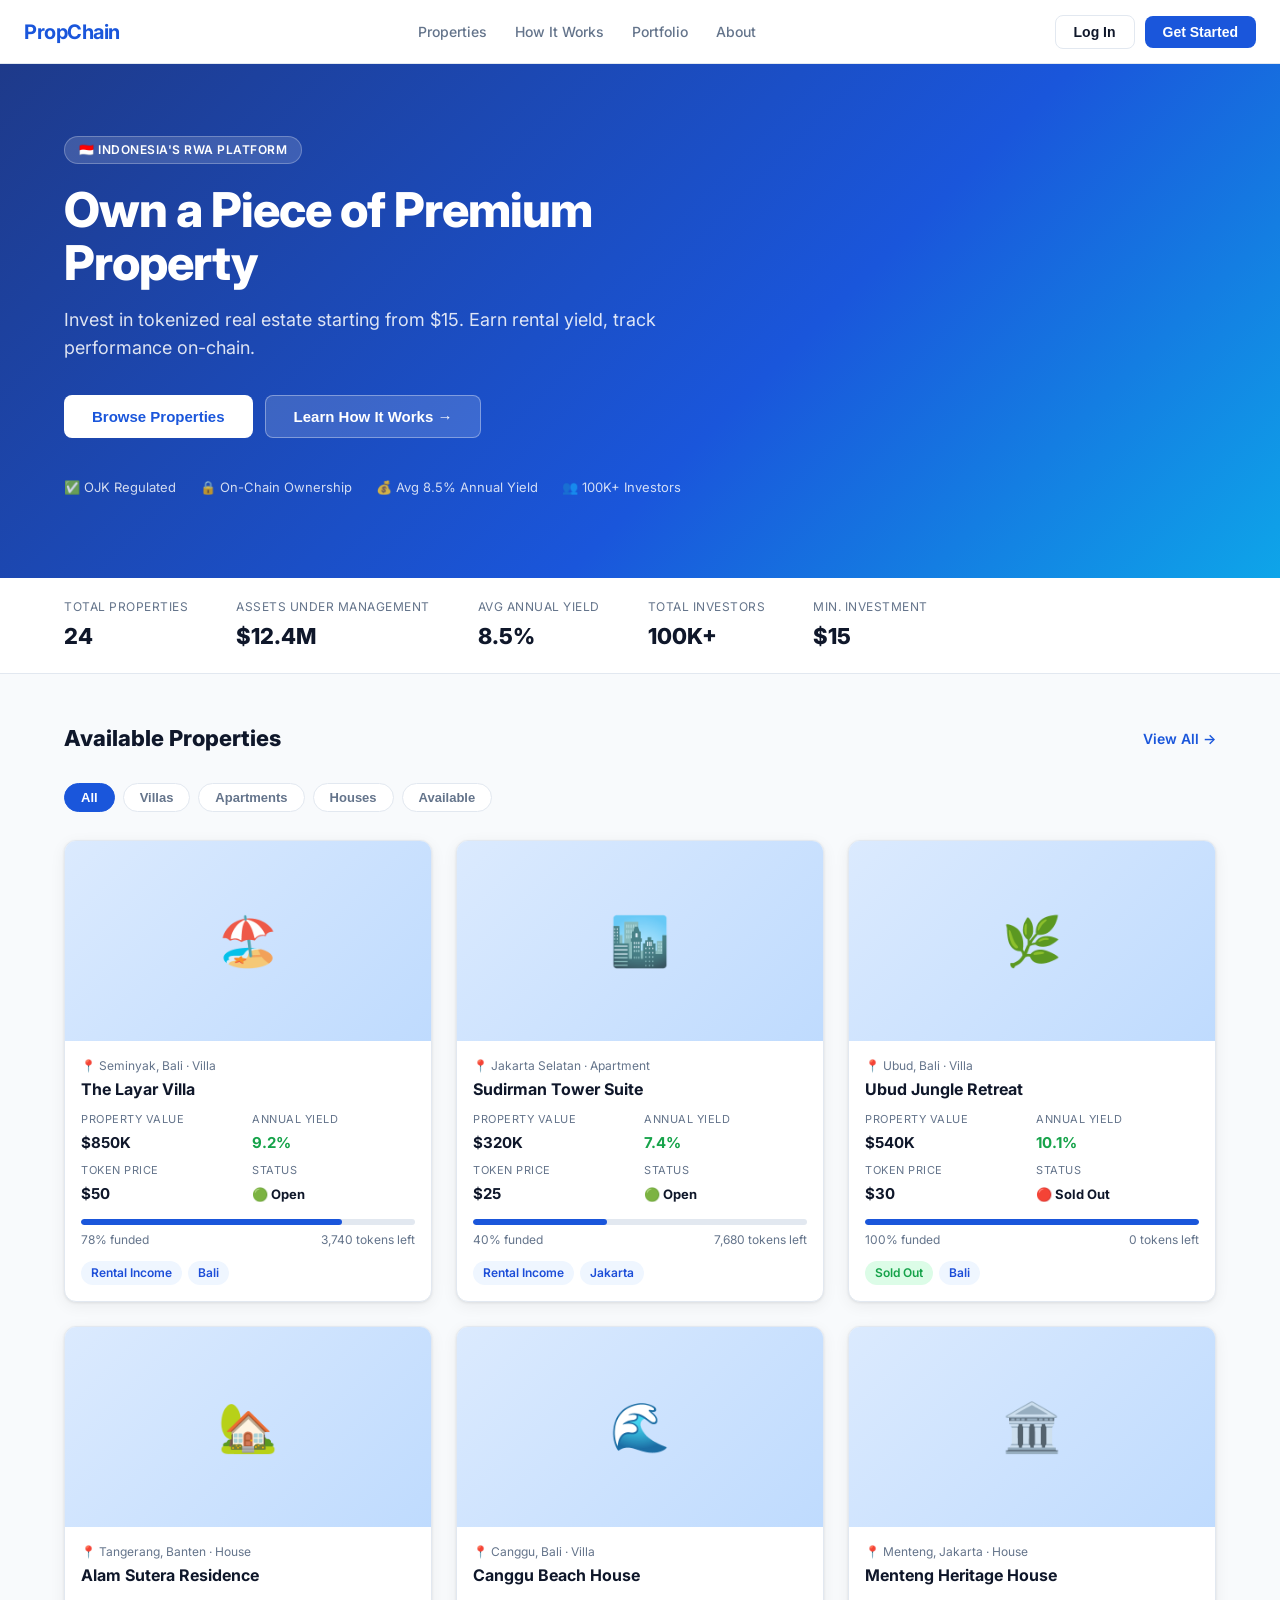
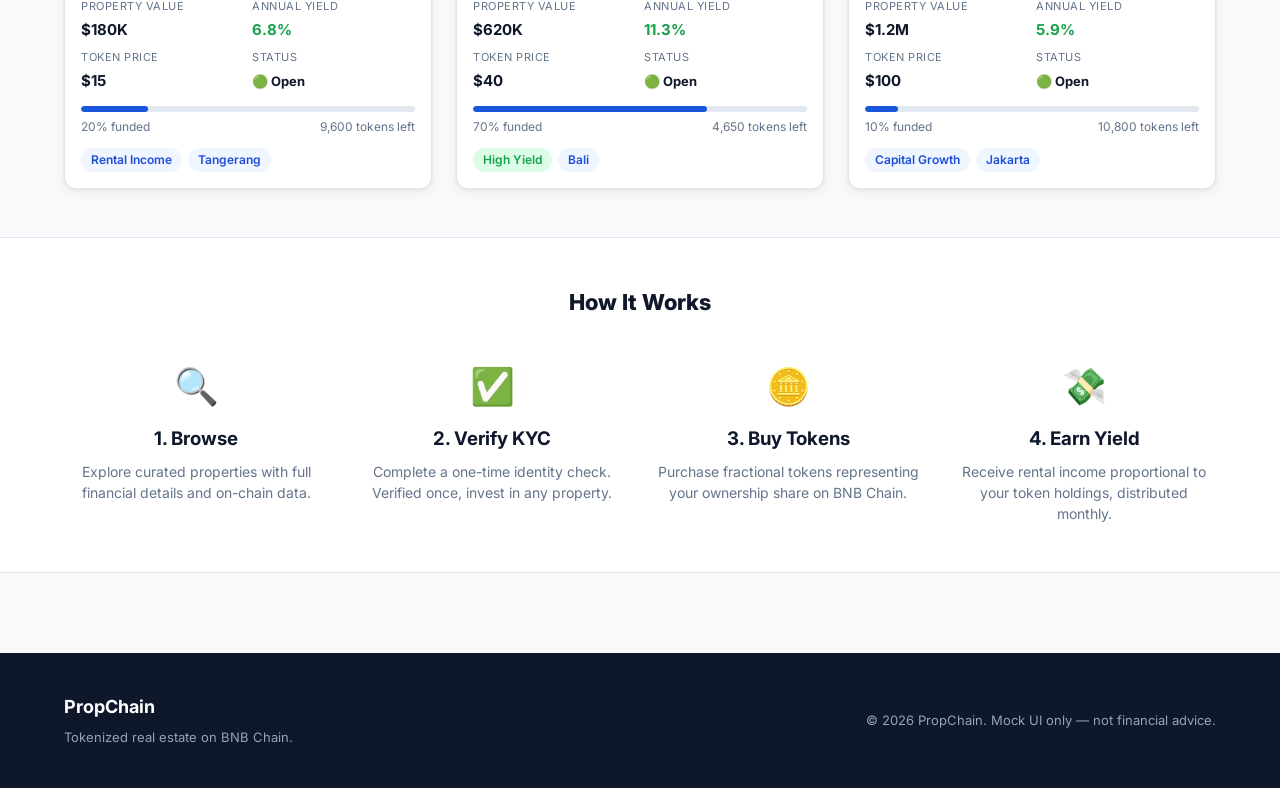
<file: ui/index.html>
<!DOCTYPE html>
<html lang="en">
<head>
  <meta charset="UTF-8" />
  <meta name="viewport" content="width=device-width, initial-scale=1.0" />
  <title>PropChain — Fractional Property Investment</title>
  <link rel="preconnect" href="https://fonts.googleapis.com" />
  <link href="https://fonts.googleapis.com/css2?family=Inter:wght@400;500;600;700;800&display=swap" rel="stylesheet" />
  <link rel="stylesheet" href="styles.css" />
  <style>
    /* HERO */
    .hero {
      background: linear-gradient(135deg, #1e3a8a 0%, #1a56db 60%, #0ea5e9 100%);
      color: #fff;
      padding: 72px 0 80px;
    }
    .hero-inner { max-width: 640px; }
    .hero-eyebrow {
      display: inline-flex;
      align-items: center;
      gap: 6px;
      background: rgba(255,255,255,.15);
      border: 1px solid rgba(255,255,255,.25);
      border-radius: 99px;
      padding: 4px 14px;
      font-size: 12px;
      font-weight: 600;
      letter-spacing: .5px;
      text-transform: uppercase;
      margin-bottom: 20px;
    }
    .hero h1 {
      font-size: 48px;
      font-weight: 800;
      line-height: 1.1;
      letter-spacing: -1px;
      margin-bottom: 16px;
    }
    .hero p {
      font-size: 18px;
      opacity: .85;
      margin-bottom: 32px;
      line-height: 1.6;
    }
    .hero-actions { display: flex; gap: 12px; flex-wrap: wrap; }
    .btn-white {
      background: #fff;
      color: var(--primary);
      padding: 12px 28px;
      font-size: 15px;
    }
    .btn-ghost {
      background: rgba(255,255,255,.15);
      color: #fff;
      border: 1.5px solid rgba(255,255,255,.35);
      padding: 12px 28px;
      font-size: 15px;
    }
    .hero-trust {
      margin-top: 40px;
      display: flex;
      gap: 24px;
      flex-wrap: wrap;
      font-size: 13px;
      opacity: .8;
    }
    .hero-trust span { display: flex; align-items: center; gap: 6px; }
  </style>
</head>
<body>

<!-- NAV -->
<nav>
  <div class="nav-logo">PropChain</div>
  <ul class="nav-links">
    <li><a href="index.html">Properties</a></li>
    <li><a href="#">How It Works</a></li>
    <li><a href="#">Portfolio</a></li>
    <li><a href="#">About</a></li>
  </ul>
  <div class="nav-actions">
    <button class="btn btn-outline">Log In</button>
    <button class="btn btn-primary">Get Started</button>
  </div>
</nav>

<!-- HERO -->
<section class="hero">
  <div class="container">
    <div class="hero-inner">
      <div class="hero-eyebrow">🇮🇩 Indonesia's RWA Platform</div>
      <h1>Own a Piece of Premium Property</h1>
      <p>Invest in tokenized real estate starting from $15. Earn rental yield, track performance on-chain.</p>
      <div class="hero-actions">
        <button class="btn btn-white">Browse Properties</button>
        <button class="btn btn-ghost">Learn How It Works →</button>
      </div>
      <div class="hero-trust">
        <span>✅ OJK Regulated</span>
        <span>🔒 On-Chain Ownership</span>
        <span>💰 Avg 8.5% Annual Yield</span>
        <span>👥 100K+ Investors</span>
      </div>
    </div>
  </div>
</section>

<!-- STATS BAR -->
<div class="stats-bar">
  <div class="container">
    <div class="stats-bar-inner">
      <div class="stat-block">
        <label>Total Properties</label>
        <span>24</span>
      </div>
      <div class="stat-block">
        <label>Assets Under Management</label>
        <span>$12.4M</span>
      </div>
      <div class="stat-block">
        <label>Avg Annual Yield</label>
        <span>8.5%</span>
      </div>
      <div class="stat-block">
        <label>Total Investors</label>
        <span>100K+</span>
      </div>
      <div class="stat-block">
        <label>Min. Investment</label>
        <span>$15</span>
      </div>
    </div>
  </div>
</div>

<!-- LISTINGS -->
<section class="section">
  <div class="container">
    <div class="section-header">
      <h2 class="section-title">Available Properties</h2>
      <a href="#" style="font-size:14px;color:var(--primary);font-weight:600;">View All →</a>
    </div>

    <!-- FILTER TABS -->
    <div class="filter-tabs">
      <button class="filter-tab active" onclick="filterProperties('all', this)">All</button>
      <button class="filter-tab" onclick="filterProperties('Villa', this)">Villas</button>
      <button class="filter-tab" onclick="filterProperties('Apartment', this)">Apartments</button>
      <button class="filter-tab" onclick="filterProperties('House', this)">Houses</button>
      <button class="filter-tab" onclick="filterProperties('active', this)">Available</button>
    </div>

    <div class="property-grid" id="property-grid"></div>
  </div>
</section>

<!-- HOW IT WORKS -->
<section class="section" style="background:var(--surface);border-top:1px solid var(--border);border-bottom:1px solid var(--border);">
  <div class="container">
    <h2 class="section-title" style="text-align:center;margin-bottom:40px;">How It Works</h2>
    <div style="display:grid;grid-template-columns:repeat(auto-fit,minmax(220px,1fr));gap:32px;text-align:center;">
      <div>
        <div style="font-size:36px;margin-bottom:12px;">🔍</div>
        <h3 style="font-weight:700;margin-bottom:8px;">1. Browse</h3>
        <p style="font-size:14px;color:var(--text-muted);">Explore curated properties with full financial details and on-chain data.</p>
      </div>
      <div>
        <div style="font-size:36px;margin-bottom:12px;">✅</div>
        <h3 style="font-weight:700;margin-bottom:8px;">2. Verify KYC</h3>
        <p style="font-size:14px;color:var(--text-muted);">Complete a one-time identity check. Verified once, invest in any property.</p>
      </div>
      <div>
        <div style="font-size:36px;margin-bottom:12px;">🪙</div>
        <h3 style="font-weight:700;margin-bottom:8px;">3. Buy Tokens</h3>
        <p style="font-size:14px;color:var(--text-muted);">Purchase fractional tokens representing your ownership share on BNB Chain.</p>
      </div>
      <div>
        <div style="font-size:36px;margin-bottom:12px;">💸</div>
        <h3 style="font-weight:700;margin-bottom:8px;">4. Earn Yield</h3>
        <p style="font-size:14px;color:var(--text-muted);">Receive rental income proportional to your token holdings, distributed monthly.</p>
      </div>
    </div>
  </div>
</section>

<!-- FOOTER -->
<footer>
  <div class="container">
    <div class="footer-inner">
      <div>
        <div class="footer-logo">PropChain</div>
        <p style="margin-top:8px;font-size:13px;">Tokenized real estate on BNB Chain.</p>
      </div>
      <p style="font-size:13px;">© 2026 PropChain. Mock UI only — not financial advice.</p>
    </div>
  </div>
</footer>

<script src="data.js"></script>
<script>
  let activeFilter = 'all';

  function renderCard(p) {
    const pct = getFundedPct(p);
    const isSoldOut = p.status === 'Sold Out';
    const tagHtml = p.tags.map(t =>
      `<span class="badge ${t === 'Sold Out' ? 'badge-green' : t === 'High Yield' ? 'badge-green' : 'badge-blue'}">${t}</span>`
    ).join('');

    return `
      <div class="card" onclick="location.href='property.html?id=${p.id}'">
        <div class="card-img">${p.emoji}</div>
        <div class="card-body">
          <div class="card-location">📍 ${p.location} · ${p.type}</div>
          <div class="card-title">${p.name}</div>
          <div class="card-stats">
            <div class="stat-item">
              <label>Property Value</label>
              <span>${formatUSD(p.totalValueUSD)}</span>
            </div>
            <div class="stat-item">
              <label>Annual Yield</label>
              <span style="color:var(--green)">${p.annualYield}%</span>
            </div>
            <div class="stat-item">
              <label>Token Price</label>
              <span>$${p.tokenPriceUSD}</span>
            </div>
            <div class="stat-item">
              <label>Status</label>
              <span style="font-size:13px">${isSoldOut ? '🔴 Sold Out' : '🟢 Open'}</span>
            </div>
          </div>
          <div class="progress-bar">
            <div class="progress-fill" style="width:${pct}%"></div>
          </div>
          <div class="progress-label">
            <span>${pct}% funded</span>
            <span>${(p.totalTokens - p.soldTokens).toLocaleString()} tokens left</span>
          </div>
          <div style="margin-top:12px;display:flex;gap:6px;flex-wrap:wrap;">${tagHtml}</div>
        </div>
      </div>`;
  }

  function filterProperties(filter, btn) {
    activeFilter = filter;
    document.querySelectorAll('.filter-tab').forEach(t => t.classList.remove('active'));
    btn.classList.add('active');

    const filtered = PROPERTIES.filter(p => {
      if (filter === 'all') return true;
      if (filter === 'active') return p.status === 'Active';
      return p.type === filter;
    });

    document.getElementById('property-grid').innerHTML = filtered.map(renderCard).join('');
  }

  // Initial render
  document.getElementById('property-grid').innerHTML = PROPERTIES.map(renderCard).join('');
</script>
</body>
</html>
</file>
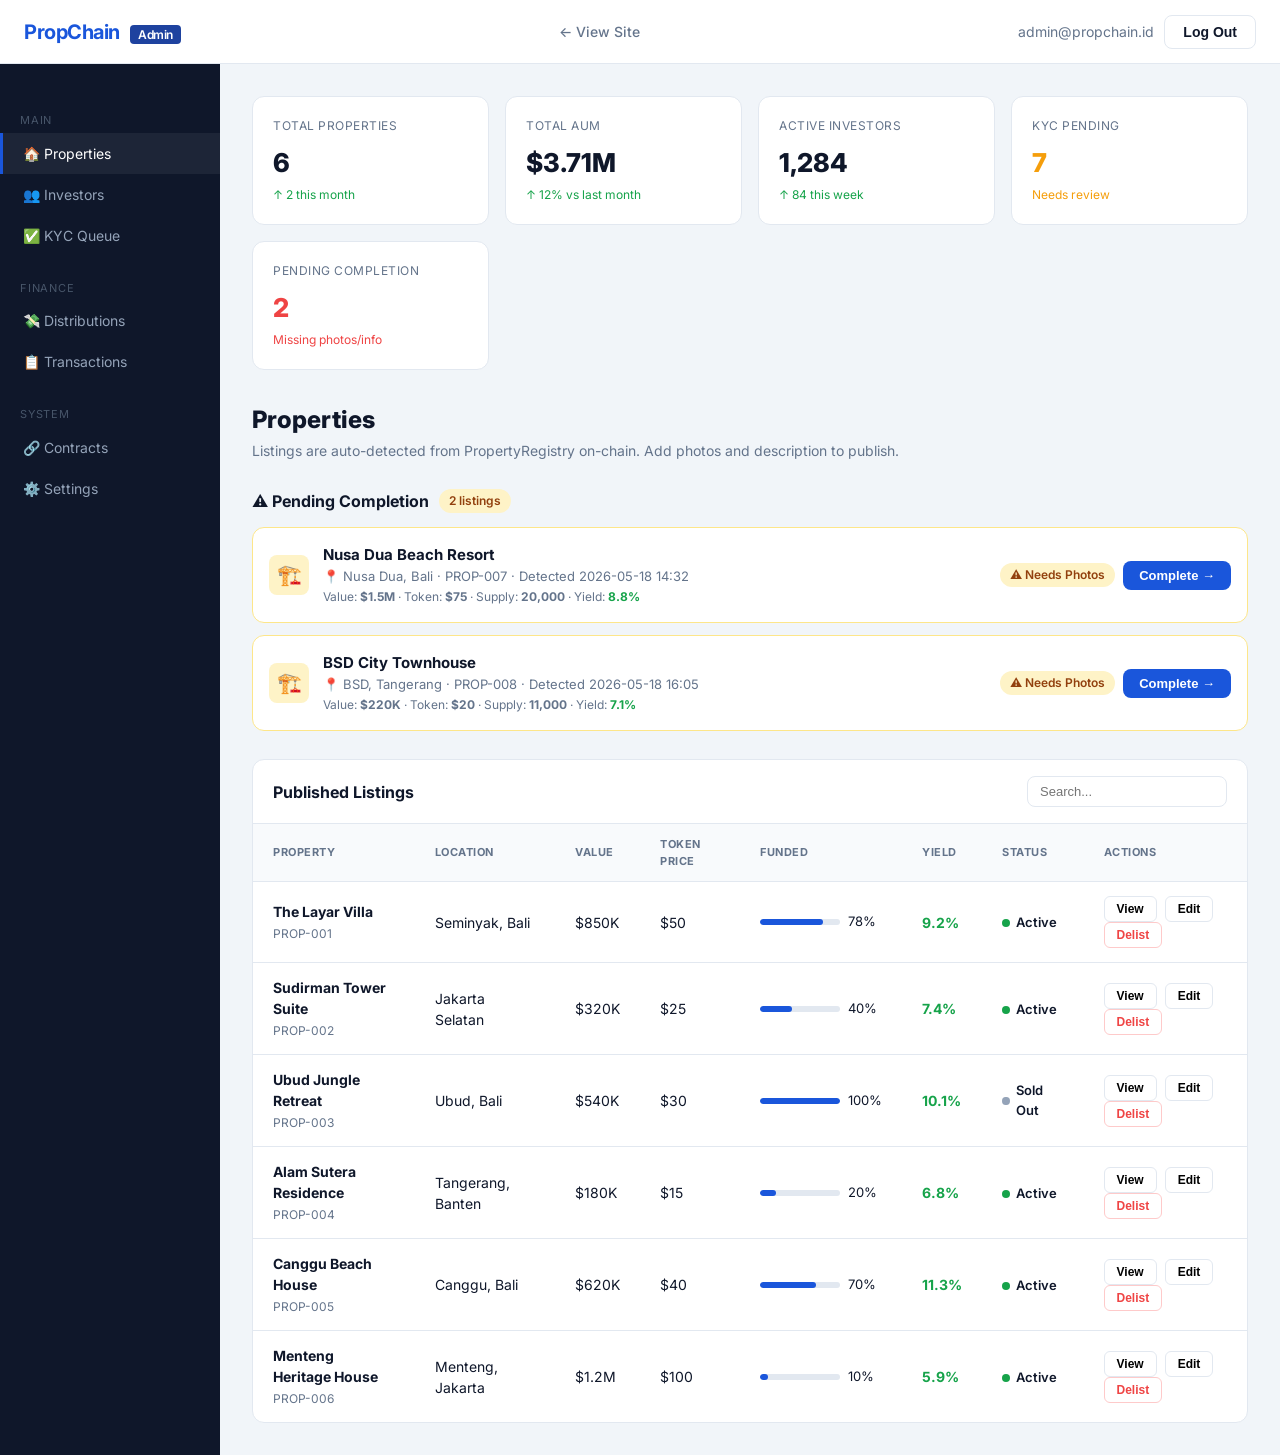
<file: ui/admin.html>
<!DOCTYPE html>
<html lang="en">
<head>
  <meta charset="UTF-8" />
  <meta name="viewport" content="width=device-width, initial-scale=1.0" />
  <title>Admin Dashboard — PropChain</title>
  <link rel="preconnect" href="https://fonts.googleapis.com" />
  <link href="https://fonts.googleapis.com/css2?family=Inter:wght@400;500;600;700;800&display=swap" rel="stylesheet" />
  <link rel="stylesheet" href="styles.css" />
  <style>
    body { background: #f1f5f9; }

    .admin-layout {
      display: grid;
      grid-template-columns: 220px 1fr;
      min-height: calc(100vh - 64px);
    }

    /* SIDEBAR */
    .sidebar {
      background: #0f172a;
      color: #94a3b8;
      padding: 24px 0;
      font-size: 14px;
    }

    .sidebar-section {
      padding: 8px 20px 4px;
      font-size: 11px;
      text-transform: uppercase;
      letter-spacing: .8px;
      color: #475569;
      margin-top: 16px;
    }

    .sidebar-link {
      display: flex;
      align-items: center;
      gap: 10px;
      padding: 10px 20px;
      cursor: pointer;
      border-left: 3px solid transparent;
      transition: all .15s;
      color: #94a3b8;
    }

    .sidebar-link:hover, .sidebar-link.active {
      background: rgba(255,255,255,.06);
      color: #fff;
      border-left-color: var(--primary);
    }

    /* MAIN */
    .admin-main { padding: 32px; overflow-y: auto; }

    .page-header {
      display: flex;
      justify-content: space-between;
      align-items: center;
      margin-bottom: 28px;
    }

    .page-title { font-size: 24px; font-weight: 800; }
    .page-sub { font-size: 14px; color: var(--text-muted); margin-top: 2px; }

    /* SUMMARY CARDS */
    .summary-grid {
      display: grid;
      grid-template-columns: repeat(4, 1fr);
      gap: 16px;
      margin-bottom: 32px;
    }

    .summary-card {
      background: var(--surface);
      border: 1px solid var(--border);
      border-radius: var(--radius);
      padding: 20px;
    }

    .summary-card label {
      display: block;
      font-size: 12px;
      color: var(--text-muted);
      text-transform: uppercase;
      letter-spacing: .5px;
      margin-bottom: 8px;
    }

    .summary-card .value { font-size: 26px; font-weight: 800; }
    .summary-card .delta { font-size: 12px; color: var(--green); margin-top: 4px; }

    /* TABS */
    .tab-bar {
      display: flex;
      gap: 0;
      border-bottom: 2px solid var(--border);
      margin-bottom: 24px;
    }

    .tab {
      padding: 10px 20px;
      font-size: 14px;
      font-weight: 600;
      color: var(--text-muted);
      cursor: pointer;
      border-bottom: 2px solid transparent;
      margin-bottom: -2px;
      transition: all .15s;
    }

    .tab.active { color: var(--primary); border-bottom-color: var(--primary); }

    /* TABLE */
    .table-card {
      background: var(--surface);
      border: 1px solid var(--border);
      border-radius: var(--radius);
      overflow: hidden;
    }

    .table-toolbar {
      display: flex;
      justify-content: space-between;
      align-items: center;
      padding: 16px 20px;
      border-bottom: 1px solid var(--border);
    }

    .table-toolbar h3 { font-size: 16px; font-weight: 700; }

    table { width: 100%; border-collapse: collapse; font-size: 14px; }
    th {
      text-align: left;
      padding: 12px 20px;
      font-size: 11px;
      text-transform: uppercase;
      letter-spacing: .5px;
      color: var(--text-muted);
      background: var(--bg);
      border-bottom: 1px solid var(--border);
    }
    td { padding: 14px 20px; border-bottom: 1px solid var(--border); }
    tr:last-child td { border-bottom: none; }
    tr:hover td { background: #f8fafc; }

    .status-dot {
      display: inline-flex;
      align-items: center;
      gap: 6px;
      font-size: 13px;
      font-weight: 600;
    }

    .dot { width: 8px; height: 8px; border-radius: 50%; }
    .dot-green { background: var(--green); }
    .dot-gray  { background: #94a3b8; }
    .dot-red   { background: #ef4444; }

    .action-btn {
      padding: 5px 12px;
      border-radius: 6px;
      font-size: 12px;
      font-weight: 600;
      cursor: pointer;
      border: 1.5px solid var(--border);
      background: var(--surface);
      margin-right: 4px;
      transition: all .15s;
    }
    .action-btn:hover { background: var(--bg); }
    .action-btn.danger { color: #ef4444; border-color: #fecaca; }
    .action-btn.danger:hover { background: #fef2f2; }

    /* MODAL */
    .modal-overlay {
      display: none;
      position: fixed;
      inset: 0;
      background: rgba(0,0,0,.5);
      z-index: 200;
      align-items: center;
      justify-content: center;
    }
    .modal-overlay.open { display: flex; }

    .modal {
      background: var(--surface);
      border-radius: var(--radius);
      width: 640px;
      max-height: 90vh;
      overflow-y: auto;
      box-shadow: 0 20px 60px rgba(0,0,0,.2);
    }

    .modal-header {
      display: flex;
      justify-content: space-between;
      align-items: center;
      padding: 20px 24px;
      border-bottom: 1px solid var(--border);
    }

    .modal-header h2 { font-size: 18px; font-weight: 700; }
    .modal-close { font-size: 20px; cursor: pointer; color: var(--text-muted); background: none; border: none; }

    .modal-body { padding: 24px; }
    .modal-footer {
      padding: 16px 24px;
      border-top: 1px solid var(--border);
      display: flex;
      justify-content: flex-end;
      gap: 10px;
    }

    /* FORM */
    .form-grid { display: grid; grid-template-columns: 1fr 1fr; gap: 16px; }
    .form-group { display: flex; flex-direction: column; gap: 6px; }
    .form-group.full { grid-column: 1 / -1; }

    .form-group label { font-size: 13px; font-weight: 600; }

    .form-group input,
    .form-group select,
    .form-group textarea {
      padding: 9px 12px;
      border: 1.5px solid var(--border);
      border-radius: 8px;
      font-size: 14px;
      font-family: inherit;
      outline: none;
      transition: border-color .15s;
    }

    .form-group input:focus,
    .form-group select:focus,
    .form-group textarea:focus { border-color: var(--primary); }

    .form-group textarea { resize: vertical; min-height: 80px; }

    .form-section-title {
      font-size: 13px;
      font-weight: 700;
      color: var(--text-muted);
      text-transform: uppercase;
      letter-spacing: .5px;
      margin: 20px 0 12px;
      grid-column: 1 / -1;
    }

    /* PHOTO UPLOAD */
    .photo-upload-area {
      border: 2px dashed var(--border);
      border-radius: var(--radius);
      padding: 32px;
      text-align: center;
      cursor: pointer;
      transition: border-color .15s;
      grid-column: 1 / -1;
    }
    .photo-upload-area:hover { border-color: var(--primary); }
    .photo-upload-area input { display: none; }
    .photo-upload-area .upload-icon { font-size: 32px; margin-bottom: 8px; }
    .photo-upload-area p { font-size: 14px; color: var(--text-muted); }
    .photo-upload-area strong { color: var(--primary); }

    .photo-previews {
      display: flex;
      gap: 10px;
      flex-wrap: wrap;
      margin-top: 12px;
      grid-column: 1 / -1;
    }

    .photo-thumb {
      width: 80px;
      height: 80px;
      border-radius: 8px;
      object-fit: cover;
      border: 1px solid var(--border);
      position: relative;
    }

    .hint { font-size: 12px; color: var(--text-muted); }
  </style>
</head>
<body>


<!-- NAV -->
<nav>
  <div class="nav-logo">PropChain <span style="font-size:12px;background:#1e429f;color:#fff;padding:2px 8px;border-radius:4px;margin-left:6px;font-weight:600;">Admin</span></div>
  <ul class="nav-links">
    <li><a href="index.html">← View Site</a></li>
  </ul>
  <div class="nav-actions">
    <span style="font-size:14px;color:var(--text-muted);">admin@propchain.id</span>
    <button class="btn btn-outline">Log Out</button>
  </div>
</nav>

<div class="admin-layout">
  <!-- SIDEBAR -->
  <aside class="sidebar">
    <div class="sidebar-section">Main</div>
    <div class="sidebar-link active" onclick="showTab('listings')">🏠 Properties</div>
    <div class="sidebar-link" onclick="showTab('investors')">👥 Investors</div>
    <div class="sidebar-link" onclick="showTab('kyc')">✅ KYC Queue</div>

    <div class="sidebar-section">Finance</div>
    <div class="sidebar-link" onclick="showTab('distributions')">💸 Distributions</div>
    <div class="sidebar-link" onclick="showTab('transactions')">📋 Transactions</div>

    <div class="sidebar-section">System</div>
    <div class="sidebar-link" onclick="showTab('contracts')">🔗 Contracts</div>
    <div class="sidebar-link" onclick="showTab('settings')">⚙️ Settings</div>
  </aside>

  <!-- MAIN CONTENT -->
  <main class="admin-main">

    <!-- SUMMARY CARDS -->
    <div class="summary-grid">
      <div class="summary-card">
        <label>Total Properties</label>
        <div class="value">6</div>
        <div class="delta">↑ 2 this month</div>
      </div>
      <div class="summary-card">
        <label>Total AUM</label>
        <div class="value">$3.71M</div>
        <div class="delta">↑ 12% vs last month</div>
      </div>
      <div class="summary-card">
        <label>Active Investors</label>
        <div class="value">1,284</div>
        <div class="delta">↑ 84 this week</div>
      </div>
      <div class="summary-card">
        <label>KYC Pending</label>
        <div class="value" style="color:#f59e0b;">7</div>
        <div class="delta" style="color:#f59e0b;">Needs review</div>
      </div>
      <div class="summary-card">
        <label>Pending Completion</label>
        <div class="value" style="color:#ef4444;" id="pending-count">2</div>
        <div class="delta" style="color:#ef4444;">Missing photos/info</div>
      </div>
    </div>

    <!-- TAB CONTENT -->
    <div id="tab-listings">
      <div class="page-header">
        <div>
          <div class="page-title">Properties</div>
          <div class="page-sub">Listings are auto-detected from PropertyRegistry on-chain. Add photos and description to publish.</div>
        </div>
      </div>

      <!-- PENDING QUEUE -->
      <div id="pending-section" style="margin-bottom:28px;">
        <div style="display:flex;align-items:center;gap:10px;margin-bottom:14px;">
          <h3 style="font-size:16px;font-weight:700;">⚠️ Pending Completion</h3>
          <span class="badge" style="background:#fef3c7;color:#92400e;" id="pending-badge">2 listings</span>
        </div>
        <div id="pending-cards" style="display:grid;gap:12px;"></div>
      </div>

      <div class="table-card">
        <div class="table-toolbar">
          <h3>Published Listings</h3>
          <input type="text" placeholder="Search..." style="padding:7px 12px;border:1.5px solid var(--border);border-radius:8px;font-size:13px;outline:none;width:200px;" />
        </div>
        <table id="listings-table">
          <thead>
            <tr>
              <th>Property</th>
              <th>Location</th>
              <th>Value</th>
              <th>Token Price</th>
              <th>Funded</th>
              <th>Yield</th>
              <th>Status</th>
              <th>Actions</th>
            </tr>
          </thead>
          <tbody id="listings-tbody"></tbody>
        </table>
      </div>
    </div>

    <div id="tab-kyc" style="display:none;">
      <div class="page-header">
        <div>
          <div class="page-title">KYC Queue</div>
          <div class="page-sub">Review and approve investor identity verifications</div>
        </div>
      </div>
      <div class="table-card">
        <table>
          <thead><tr><th>Investor</th><th>Wallet</th><th>Submitted</th><th>Documents</th><th>Actions</th></tr></thead>
          <tbody>
            <tr><td>Budi Santoso</td><td style="font-family:monospace;font-size:12px;">0x1a2b...3c4d</td><td>2026-05-17</td><td>ID Card, Selfie</td><td><button class="action-btn" style="color:var(--green)">✅ Approve</button><button class="action-btn danger">✗ Reject</button></td></tr>
            <tr><td>Siti Rahayu</td><td style="font-family:monospace;font-size:12px;">0x5e6f...7g8h</td><td>2026-05-17</td><td>Passport, Selfie</td><td><button class="action-btn" style="color:var(--green)">✅ Approve</button><button class="action-btn danger">✗ Reject</button></td></tr>
            <tr><td>Ahmad Fauzi</td><td style="font-family:monospace;font-size:12px;">0x9i0j...1k2l</td><td>2026-05-18</td><td>ID Card, Selfie</td><td><button class="action-btn" style="color:var(--green)">✅ Approve</button><button class="action-btn danger">✗ Reject</button></td></tr>
          </tbody>
        </table>
      </div>
    </div>

    <div id="tab-contracts" style="display:none;">
      <div class="page-header">
        <div>
          <div class="page-title">Contracts</div>
          <div class="page-sub">On-chain contract addresses and upgrade management</div>
        </div>
      </div>
      <div class="table-card" style="padding:24px;">
        <div style="display:grid;gap:12px;">
          <div class="spec-row" style="background:var(--bg);padding:14px 16px;border-radius:8px;display:flex;justify-content:space-between;font-size:14px;">
            <label style="color:var(--text-muted);">HybridProxyAdmin</label>
            <span style="font-family:monospace;font-size:13px;color:var(--primary);">0xADMI...N001</span>
          </div>
          <div class="spec-row" style="background:var(--bg);padding:14px 16px;border-radius:8px;display:flex;justify-content:space-between;font-size:14px;">
            <label style="color:var(--text-muted);">PropertyToken (Implementation)</label>
            <span style="font-family:monospace;font-size:13px;color:var(--primary);">0xIMPL...0001</span>
          </div>
          <div class="spec-row" style="background:var(--bg);padding:14px 16px;border-radius:8px;display:flex;justify-content:space-between;font-size:14px;">
            <label style="color:var(--text-muted);">PropertyFactory</label>
            <span style="font-family:monospace;font-size:13px;color:var(--primary);">0xFACT...0001</span>
          </div>
          <div class="spec-row" style="background:var(--bg);padding:14px 16px;border-radius:8px;display:flex;justify-content:space-between;font-size:14px;">
            <label style="color:var(--text-muted);">PropertyRegistry</label>
            <span style="font-family:monospace;font-size:13px;color:var(--primary);">0xREGI...0001</span>
          </div>
          <div class="spec-row" style="background:var(--bg);padding:14px 16px;border-radius:8px;display:flex;justify-content:space-between;font-size:14px;">
            <label style="color:var(--text-muted);">KYCRegistry</label>
            <span style="font-family:monospace;font-size:13px;color:var(--primary);">0xKYCR...0001</span>
          </div>
        </div>
        <div style="margin-top:24px;">
          <button class="btn btn-primary" onclick="alert('Batch upgrade would call HybridProxyAdmin.batchUpgrade(registry.getAllProxies(), newImpl). Mock only.')">⬆ Batch Upgrade All Proxies</button>
          <p style="font-size:12px;color:var(--text-muted);margin-top:8px;">Calls <code>batchUpgrade(registry.getAllProxies(), newImplementation)</code> on HybridProxyAdmin.</p>
        </div>
      </div>
    </div>

    <div id="tab-investors" style="display:none;">
      <div class="page-header"><div class="page-title">Investors</div></div>
      <div class="table-card" style="padding:40px;text-align:center;color:var(--text-muted);">Coming soon</div>
    </div>
    <div id="tab-distributions" style="display:none;">
      <div class="page-header"><div class="page-title">Distributions</div></div>
      <div class="table-card" style="padding:40px;text-align:center;color:var(--text-muted);">Coming soon</div>
    </div>
    <div id="tab-transactions" style="display:none;">
      <div class="page-header"><div class="page-title">Transactions</div></div>
      <div class="table-card" style="padding:40px;text-align:center;color:var(--text-muted);">Coming soon</div>
    </div>
    <div id="tab-settings" style="display:none;">
      <div class="page-header"><div class="page-title">Settings</div></div>
      <div class="table-card" style="padding:40px;text-align:center;color:var(--text-muted);">Coming soon</div>
    </div>

  </main>
</div>


<!-- COMPLETE LISTING MODAL -->
<div class="modal-overlay" id="modal-overlay">
  <div class="modal">
    <div class="modal-header">
      <div>
        <h2>Complete Listing</h2>
        <div style="font-size:13px;color:var(--text-muted);margin-top:2px;" id="modal-property-id"></div>
      </div>
      <button class="modal-close" onclick="closeModal()">✕</button>
    </div>
    <div class="modal-body">

      <!-- ON-CHAIN DATA (read-only) -->
      <div style="background:#f8fafc;border:1px solid var(--border);border-radius:10px;padding:16px;margin-bottom:20px;">
        <div style="font-size:12px;font-weight:700;color:var(--text-muted);text-transform:uppercase;letter-spacing:.5px;margin-bottom:12px;">🔗 On-Chain Data (read-only)</div>
        <div style="display:grid;grid-template-columns:1fr 1fr;gap:8px;font-size:13px;" id="modal-onchain-data"></div>
      </div>

      <div class="form-grid">
        <div class="form-section-title">📸 Photos <span style="font-weight:400;color:var(--text-muted);">— stored on your CDN, not on-chain</span></div>

        <div class="photo-upload-area full" onclick="document.getElementById('photo-input').click()">
          <input type="file" id="photo-input" multiple accept="image/*" onchange="previewPhotos(event)" />
          <div class="upload-icon">📷</div>
          <p><strong>Click to upload photos</strong></p>
          <p>JPG, PNG up to 10MB each.</p>
        </div>
        <div class="photo-previews" id="photo-previews"></div>

        <div class="form-section-title">📋 Content</div>

        <div class="form-group full">
          <label>Description</label>
          <textarea id="f-desc" placeholder="Describe the property, location highlights, management operator..."></textarea>
        </div>
        <div class="form-group">
          <label>Managed By</label>
          <input type="text" id="f-manager" placeholder="e.g. Bali Luxury Stays" />
        </div>
        <div class="form-group">
          <label>Occupancy Rate</label>
          <input type="text" id="f-occupancy" placeholder="e.g. 92%" />
        </div>
        <div class="form-group full">
          <label>Tags <span style="font-weight:400;color:var(--text-muted);">(comma separated)</span></label>
          <input type="text" id="f-tags" placeholder="Rental Income, Bali, High Yield" />
        </div>
      </div>
    </div>
    <div class="modal-footer">
      <button class="btn btn-outline" onclick="closeModal()">Cancel</button>
      <button class="btn btn-primary" onclick="submitListing()">Publish Listing</button>
    </div>
  </div>
</div>

<script src="data.js"></script>
<script>
  // Mock: 2 on-chain detected properties not yet completed by admin
  const PENDING = [
    { id: 'PROP-007', name: 'Nusa Dua Beach Resort', location: 'Nusa Dua, Bali', type: 'Villa',
      totalValueUSD: 1500000, tokenPriceUSD: 75, totalTokens: 20000, annualYield: 8.8,
      tokenAddress: '0xNEW1...0007', detectedAt: '2026-05-18 14:32' },
    { id: 'PROP-008', name: 'BSD City Townhouse', location: 'BSD, Tangerang', type: 'House',
      totalValueUSD: 220000, tokenPriceUSD: 20, totalTokens: 11000, annualYield: 7.1,
      tokenAddress: '0xNEW2...0008', detectedAt: '2026-05-18 16:05' },
  ];

  let currentPending = null;

  // Render pending cards
  function renderPending() {
    document.getElementById('pending-count').textContent = PENDING.length;
    document.getElementById('pending-badge').textContent = `${PENDING.length} listing${PENDING.length !== 1 ? 's' : ''}`;

    document.getElementById('pending-cards').innerHTML = PENDING.map(p => `
      <div style="background:var(--surface);border:1.5px solid #fde68a;border-radius:var(--radius);padding:16px;display:flex;align-items:center;justify-content:space-between;gap:16px;">
        <div style="display:flex;align-items:center;gap:14px;">
          <div style="width:40px;height:40px;background:#fef3c7;border-radius:8px;display:flex;align-items:center;justify-content:center;font-size:20px;">🏗️</div>
          <div>
            <div style="font-weight:700;font-size:15px;">${p.name}</div>
            <div style="font-size:13px;color:var(--text-muted);">📍 ${p.location} · ${p.id} · Detected ${p.detectedAt}</div>
            <div style="font-size:12px;color:var(--text-muted);margin-top:2px;">
              Value: <strong>${formatUSD(p.totalValueUSD)}</strong> ·
              Token: <strong>$${p.tokenPriceUSD}</strong> ·
              Supply: <strong>${p.totalTokens.toLocaleString()}</strong> ·
              Yield: <strong style="color:var(--green)">${p.annualYield}%</strong>
            </div>
          </div>
        </div>
        <div style="display:flex;gap:8px;flex-shrink:0;">
          <span style="font-size:12px;background:#fef3c7;color:#92400e;padding:3px 10px;border-radius:99px;font-weight:600;align-self:center;">⚠️ Needs Photos</span>
          <button class="btn btn-primary" style="font-size:13px;padding:7px 16px;" onclick="openModal('${p.id}')">Complete →</button>
        </div>
      </div>
    `).join('');
  }

  // Modal
  function openModal(pendingId) {
    currentPending = PENDING.find(p => p.id === pendingId);
    if (!currentPending) return;

    document.getElementById('modal-property-id').textContent = `${currentPending.id} · ${currentPending.tokenAddress}`;
    document.getElementById('modal-onchain-data').innerHTML = [
      ['Property Name', currentPending.name],
      ['Location', currentPending.location],
      ['Property Value', formatUSD(currentPending.totalValueUSD)],
      ['Token Price', `$${currentPending.tokenPriceUSD}`],
      ['Total Supply', currentPending.totalTokens.toLocaleString()],
      ['Annual Yield', `${currentPending.annualYield}%`],
    ].map(([k, v]) => `
      <div><span style="color:var(--text-muted);">${k}</span></div>
      <div><strong>${v}</strong></div>
    `).join('');

    document.getElementById('modal-overlay').classList.add('open');
  }

  function closeModal() {
    document.getElementById('modal-overlay').classList.remove('open');
    document.getElementById('photo-previews').innerHTML = '';
    document.getElementById('f-desc').value = '';
    document.getElementById('f-manager').value = '';
    document.getElementById('f-occupancy').value = '';
    document.getElementById('f-tags').value = '';
  }

  document.getElementById('modal-overlay').addEventListener('click', e => {
    if (e.target === e.currentTarget) closeModal();
  });

  function previewPhotos(e) {
    const container = document.getElementById('photo-previews');
    container.innerHTML = '';
    Array.from(e.target.files).forEach(file => {
      const reader = new FileReader();
      reader.onload = ev => {
        const img = document.createElement('img');
        img.src = ev.target.result;
        img.className = 'photo-thumb';
        container.appendChild(img);
      };
      reader.readAsDataURL(file);
    });
  }

  function submitListing() {
    const desc = document.getElementById('f-desc').value.trim();
    const photos = document.getElementById('photo-input').files.length;
    if (!desc || photos === 0) {
      alert('Please upload at least one photo and add a description.');
      return;
    }
    // Remove from pending (mock)
    const idx = PENDING.findIndex(p => p.id === currentPending.id);
    if (idx > -1) PENDING.splice(idx, 1);
    closeModal();
    renderPending();
    renderTable();
    alert(`✅ "${currentPending.name}" is now published.\n\nPhotos uploaded to CDN. On-chain data already confirmed.`);
  }

  // Tab switching
  const TABS = ['listings','kyc','contracts','investors','distributions','transactions','settings'];
  function showTab(name) {
    TABS.forEach(t => {
      document.getElementById('tab-' + t).style.display = t === name ? '' : 'none';
    });
    document.querySelectorAll('.sidebar-link').forEach(el => el.classList.remove('active'));
    event.currentTarget.classList.add('active');
  }

  // Listings table (published only)
  function renderTable() {
    const published = PROPERTIES.filter(p => !PENDING.find(x => x.id === p.id));
    document.getElementById('listings-tbody').innerHTML = published.map(p => {
      const pct = getFundedPct(p);
      const dot = p.status === 'Active' ? 'dot-green' : p.status === 'Sold Out' ? 'dot-gray' : 'dot-red';
      return `<tr>
        <td><strong>${p.name}</strong><br/><span style="font-size:12px;color:var(--text-muted);">${p.id}</span></td>
        <td>${p.location}</td>
        <td>${formatUSD(p.totalValueUSD)}</td>
        <td>$${p.tokenPriceUSD}</td>
        <td>
          <div style="display:flex;align-items:center;gap:8px;">
            <div style="width:80px;background:#e2e8f0;border-radius:99px;height:6px;overflow:hidden;">
              <div style="width:${pct}%;height:100%;background:var(--primary);border-radius:99px;"></div>
            </div>
            <span style="font-size:13px;">${pct}%</span>
          </div>
        </td>
        <td style="color:var(--green);font-weight:700;">${p.annualYield}%</td>
        <td><span class="status-dot"><span class="dot ${dot}"></span>${p.status}</span></td>
        <td>
          <button class="action-btn" onclick="location.href='property.html?id=${p.id}'">View</button>
          <button class="action-btn">Edit</button>
          <button class="action-btn danger">Delist</button>
        </td>
      </tr>`;
    }).join('');
  }

  renderPending();
  renderTable();
</script>
</body>
</html>
</file>
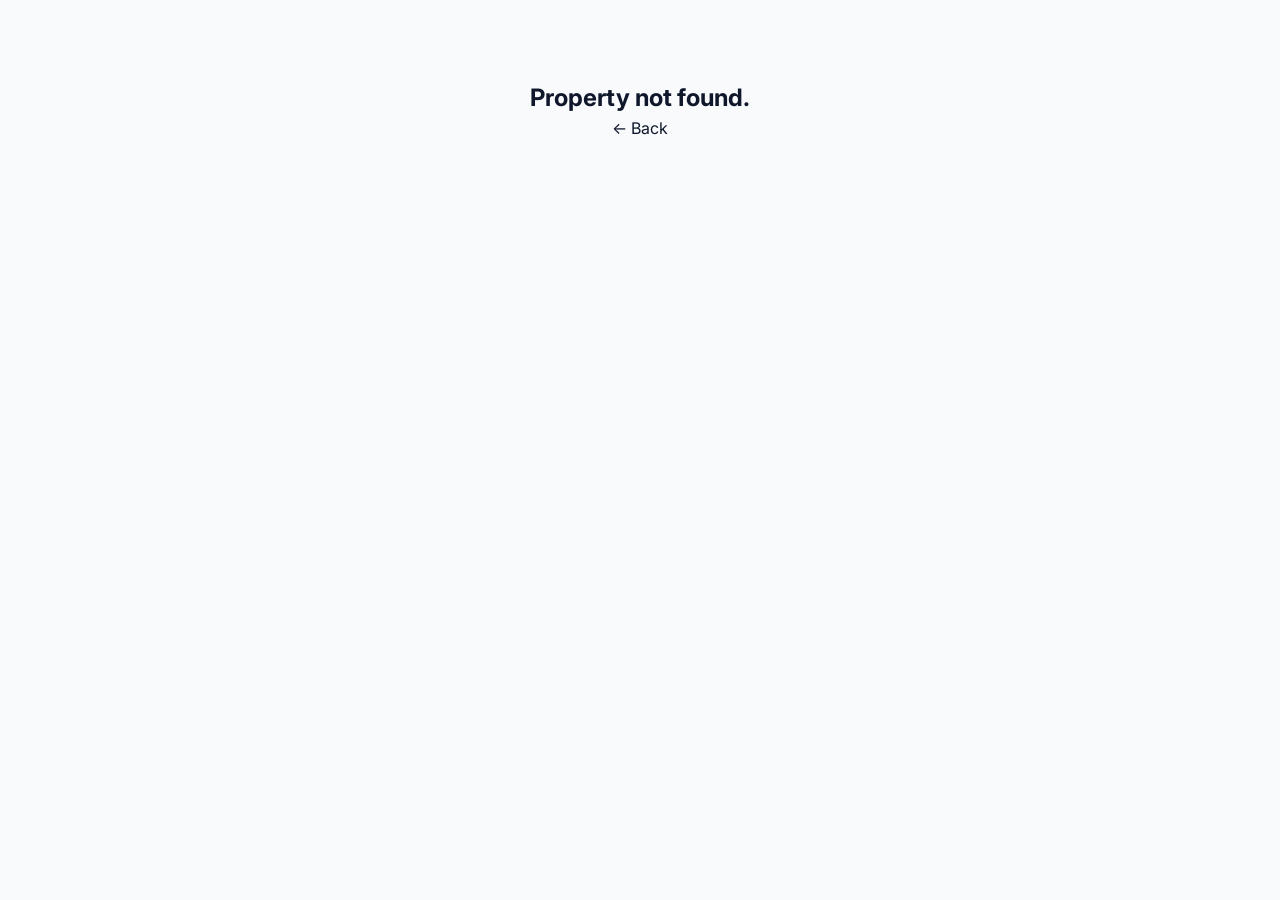
<file: ui/property.html>
<!DOCTYPE html>
<html lang="en">
<head>
  <meta charset="UTF-8" />
  <meta name="viewport" content="width=device-width, initial-scale=1.0" />
  <title>Property Detail — PropChain</title>
  <link rel="preconnect" href="https://fonts.googleapis.com" />
  <link href="https://fonts.googleapis.com/css2?family=Inter:wght@400;500;600;700;800&display=swap" rel="stylesheet" />
  <link rel="stylesheet" href="styles.css" />
  <style>
    .breadcrumb {
      font-size: 13px;
      color: var(--text-muted);
      padding: 16px 0;
      display: flex;
      align-items: center;
      gap: 6px;
    }
    .breadcrumb a { color: var(--primary); }

    .detail-hero {
      background: linear-gradient(135deg, #dbeafe 0%, #bfdbfe 100%);
      height: 360px;
      border-radius: var(--radius);
      display: flex;
      align-items: center;
      justify-content: center;
      font-size: 96px;
      margin-bottom: 32px;
    }

    .detail-layout {
      display: grid;
      grid-template-columns: 1fr 380px;
      gap: 32px;
      align-items: start;
    }

    @media (max-width: 900px) {
      .detail-layout { grid-template-columns: 1fr; }
    }

    /* LEFT COLUMN */
    .detail-header { margin-bottom: 24px; }
    .detail-location { font-size: 14px; color: var(--text-muted); margin-bottom: 6px; }
    .detail-title { font-size: 32px; font-weight: 800; letter-spacing: -.5px; margin-bottom: 12px; }
    .detail-tags { display: flex; gap: 8px; flex-wrap: wrap; margin-bottom: 20px; }

    .info-grid {
      display: grid;
      grid-template-columns: repeat(3, 1fr);
      gap: 16px;
      margin-bottom: 32px;
    }

    .info-card {
      background: var(--surface);
      border: 1px solid var(--border);
      border-radius: var(--radius);
      padding: 16px;
    }

    .info-card label {
      display: block;
      font-size: 11px;
      color: var(--text-muted);
      text-transform: uppercase;
      letter-spacing: .5px;
      margin-bottom: 6px;
    }

    .info-card span {
      font-size: 20px;
      font-weight: 800;
    }

    .section-block { margin-bottom: 32px; }
    .section-block h3 { font-size: 18px; font-weight: 700; margin-bottom: 16px; }

    .description-text {
      font-size: 15px;
      color: var(--text-muted);
      line-height: 1.7;
    }

    .property-specs {
      display: grid;
      grid-template-columns: repeat(2, 1fr);
      gap: 12px;
    }

    .spec-row {
      display: flex;
      justify-content: space-between;
      padding: 10px 14px;
      background: var(--bg);
      border-radius: 8px;
      font-size: 14px;
    }
    .spec-row label { color: var(--text-muted); }
    .spec-row span { font-weight: 600; }

    .on-chain-box {
      background: #0f172a;
      color: #e2e8f0;
      border-radius: var(--radius);
      padding: 16px;
      font-size: 13px;
    }
    .on-chain-box h4 { color: #fff; font-size: 14px; margin-bottom: 12px; }
    .on-chain-row { display: flex; justify-content: space-between; margin-bottom: 8px; }
    .on-chain-row label { color: #64748b; }
    .on-chain-row span { font-family: monospace; color: #7dd3fc; }

    /* RIGHT COLUMN — INVEST WIDGET */
    .invest-widget {
      background: var(--surface);
      border: 1px solid var(--border);
      border-radius: var(--radius);
      box-shadow: var(--shadow);
      padding: 24px;
      position: sticky;
      top: 80px;
    }

    .widget-price {
      font-size: 28px;
      font-weight: 800;
      margin-bottom: 4px;
    }

    .widget-price-sub {
      font-size: 13px;
      color: var(--text-muted);
      margin-bottom: 20px;
    }

    .widget-progress { margin-bottom: 20px; }

    .widget-input-label {
      font-size: 13px;
      font-weight: 600;
      margin-bottom: 8px;
      display: block;
    }

    .token-input-row {
      display: flex;
      border: 1.5px solid var(--border);
      border-radius: 8px;
      overflow: hidden;
      margin-bottom: 8px;
    }

    .token-input-row button {
      width: 40px;
      background: var(--bg);
      border: none;
      font-size: 18px;
      cursor: pointer;
      color: var(--text);
      font-weight: 700;
    }

    .token-input-row input {
      flex: 1;
      border: none;
      text-align: center;
      font-size: 18px;
      font-weight: 700;
      outline: none;
      font-family: inherit;
    }

    .widget-total {
      display: flex;
      justify-content: space-between;
      font-size: 14px;
      color: var(--text-muted);
      margin-bottom: 20px;
    }

    .widget-total strong { color: var(--text); font-size: 16px; }

    .widget-yield-preview {
      background: var(--green-bg);
      border-radius: 8px;
      padding: 12px 14px;
      margin-bottom: 20px;
      font-size: 13px;
    }

    .widget-yield-preview .yield-row {
      display: flex;
      justify-content: space-between;
      margin-bottom: 4px;
    }

    .widget-yield-preview .yield-row:last-child { margin-bottom: 0; }
    .widget-yield-preview label { color: var(--text-muted); }
    .widget-yield-preview span { font-weight: 700; color: var(--green); }

    .btn-invest {
      width: 100%;
      padding: 14px;
      font-size: 16px;
      border-radius: 10px;
      background: var(--primary);
      color: #fff;
      border: none;
      font-weight: 700;
      cursor: pointer;
      transition: background .15s;
    }
    .btn-invest:hover { background: var(--primary-dark); }
    .btn-invest:disabled { background: #94a3b8; cursor: not-allowed; }

    .widget-disclaimer {
      font-size: 11px;
      color: var(--text-muted);
      text-align: center;
      margin-top: 12px;
      line-height: 1.5;
    }

    .widget-divider {
      border: none;
      border-top: 1px solid var(--border);
      margin: 20px 0;
    }

    .widget-meta { font-size: 13px; }
    .widget-meta-row {
      display: flex;
      justify-content: space-between;
      margin-bottom: 8px;
      color: var(--text-muted);
    }
    .widget-meta-row span { color: var(--text); font-weight: 600; }
  </style>
</head>
<body>

<!-- NAV -->
<nav>
  <div class="nav-logo">PropChain</div>
  <ul class="nav-links">
    <li><a href="index.html">Properties</a></li>
    <li><a href="#">How It Works</a></li>
    <li><a href="#">Portfolio</a></li>
    <li><a href="#">About</a></li>
  </ul>
  <div class="nav-actions">
    <button class="btn btn-outline">Log In</button>
    <button class="btn btn-primary">Get Started</button>
  </div>
</nav>

<div class="container">
  <div class="breadcrumb">
    <a href="index.html">Properties</a> › <span id="breadcrumb-name">Loading...</span>
  </div>

  <!-- HERO IMAGE -->
  <div class="detail-hero" id="detail-hero">⏳</div>

  <div class="detail-layout">
    <!-- LEFT -->
    <div>
      <div class="detail-header">
        <div class="detail-location" id="detail-location"></div>
        <div class="detail-title" id="detail-title"></div>
        <div class="detail-tags" id="detail-tags"></div>
      </div>

      <!-- KEY METRICS -->
      <div class="info-grid" id="info-grid"></div>

      <!-- DESCRIPTION -->
      <div class="section-block">
        <h3>About This Property</h3>
        <p class="description-text" id="detail-description"></p>
      </div>

      <!-- PROPERTY SPECS -->
      <div class="section-block">
        <h3>Property Details</h3>
        <div class="property-specs" id="property-specs"></div>
      </div>

      <!-- ON-CHAIN INFO -->
      <div class="section-block">
        <h3>On-Chain Information</h3>
        <div class="on-chain-box" id="on-chain-box"></div>
      </div>
    </div>

    <!-- RIGHT — INVEST WIDGET -->
    <div>
      <div class="invest-widget" id="invest-widget"></div>
    </div>
  </div>
</div>

<footer style="margin-top:80px;">
  <div class="container">
    <div class="footer-inner">
      <div>
        <div class="footer-logo">PropChain</div>
        <p style="margin-top:8px;font-size:13px;">Tokenized real estate on BNB Chain.</p>
      </div>
      <p style="font-size:13px;">© 2026 PropChain. Mock UI only — not financial advice.</p>
    </div>
  </div>
</footer>

<script src="data.js"></script>
<script>
  const params = new URLSearchParams(location.search);
  const id = params.get('id');
  const p = PROPERTIES.find(x => x.id === id);

  if (!p) {
    document.body.innerHTML = '<div style="padding:80px;text-align:center;"><h2>Property not found.</h2><a href="index.html">← Back</a></div>';
  } else {
    render(p);
  }

  function render(p) {
    const pct = getFundedPct(p);
    const isSoldOut = p.status === 'Sold Out';

    document.title = `${p.name} — PropChain`;
    document.getElementById('breadcrumb-name').textContent = p.name;
    document.getElementById('detail-hero').textContent = p.emoji;
    document.getElementById('detail-location').innerHTML = `📍 ${p.location} · <strong>${p.type}</strong>`;
    document.getElementById('detail-title').textContent = p.name;
    document.getElementById('detail-description').textContent = p.description;

    // Tags
    document.getElementById('detail-tags').innerHTML = p.tags.map(t =>
      `<span class="badge badge-blue">${t}</span>`
    ).join('') + `<span class="badge ${isSoldOut ? 'badge-green' : 'badge-green'}">${isSoldOut ? '🔴 Sold Out' : '🟢 Open'}</span>`;

    // Key metrics
    document.getElementById('info-grid').innerHTML = `
      <div class="info-card">
        <label>Property Value</label>
        <span>${formatUSD(p.totalValueUSD)}</span>
      </div>
      <div class="info-card">
        <label>Annual Yield</label>
        <span style="color:var(--green)">${p.annualYield}%</span>
      </div>
      <div class="info-card">
        <label>Token Price</label>
        <span>$${p.tokenPriceUSD}</span>
      </div>
      <div class="info-card">
        <label>Total Tokens</label>
        <span>${p.totalTokens.toLocaleString()}</span>
      </div>
      <div class="info-card">
        <label>Tokens Sold</label>
        <span>${p.soldTokens.toLocaleString()}</span>
      </div>
      <div class="info-card">
        <label>Funded</label>
        <span>${pct}%</span>
      </div>
    `;

    // Specs
    const d = p.details;
    document.getElementById('property-specs').innerHTML = [
      ['Bedrooms', d.bedrooms],
      ['Bathrooms', d.bathrooms],
      ['Land Size', d.landSize],
      ['Building Size', d.buildingSize],
      ['Year Built', d.yearBuilt],
      ['Occupancy Rate', d.occupancyRate],
      ['Managed By', d.managedBy],
      ['Network', p.network],
    ].map(([k, v]) => `
      <div class="spec-row">
        <label>${k}</label>
        <span>${v}</span>
      </div>
    `).join('');

    // On-chain
    document.getElementById('on-chain-box').innerHTML = `
      <h4>🔗 On-Chain Data</h4>
      <div class="on-chain-row"><label>Token Contract</label><span>${p.tokenAddress}</span></div>
      <div class="on-chain-row"><label>Network</label><span>${p.network}</span></div>
      <div class="on-chain-row"><label>Property ID</label><span>${p.id}</span></div>
      <div class="on-chain-row"><label>Standard</label><span>ERC-20 (Hybrid Proxy)</span></div>
      <div class="on-chain-row"><label>KYC Required</label><span>Yes — verified once</span></div>
    `;

    // Invest widget
    renderWidget(p, pct, isSoldOut);
  }

  function renderWidget(p, pct, isSoldOut) {
    document.getElementById('invest-widget').innerHTML = `
      <div class="widget-price">$${p.tokenPriceUSD} <span style="font-size:16px;color:var(--text-muted);font-weight:500;">/ token</span></div>
      <div class="widget-price-sub">Min. 1 token · ${formatUSD(p.totalValueUSD)} total property value</div>

      <div class="widget-progress">
        <div class="progress-bar"><div class="progress-fill" style="width:${pct}%"></div></div>
        <div class="progress-label">
          <span>${pct}% funded</span>
          <span>${(p.totalTokens - p.soldTokens).toLocaleString()} left</span>
        </div>
      </div>

      <label class="widget-input-label">Number of Tokens</label>
      <div class="token-input-row">
        <button onclick="changeQty(-1)">−</button>
        <input type="number" id="qty-input" value="10" min="1" max="${p.totalTokens - p.soldTokens}" oninput="updateTotal()" />
        <button onclick="changeQty(1)">+</button>
      </div>

      <div class="widget-total">
        <span>Total Investment</span>
        <strong id="total-display">$${p.tokenPriceUSD * 10}</strong>
      </div>

      <div class="widget-yield-preview" id="yield-preview"></div>

      <button class="btn-invest" ${isSoldOut ? 'disabled' : ''} onclick="handleInvest()">
        ${isSoldOut ? 'Sold Out' : 'Invest Now'}
      </button>
      <p class="widget-disclaimer">By investing you agree to our Terms. KYC verification required before tokens are transferred.</p>

      <hr class="widget-divider" />

      <div class="widget-meta">
        <div class="widget-meta-row"><span>Annual Yield</span><span style="color:var(--green)">${p.annualYield}%</span></div>
        <div class="widget-meta-row"><span>Distribution</span><span>Monthly</span></div>
        <div class="widget-meta-row"><span>Property ID</span><span>${p.id}</span></div>
      </div>
    `;

    updateTotal();
  }

  function changeQty(delta) {
    const input = document.getElementById('qty-input');
    const val = Math.max(1, parseInt(input.value || 1) + delta);
    input.value = val;
    updateTotal();
  }

  function updateTotal() {
    const qty = parseInt(document.getElementById('qty-input').value) || 1;
    const total = qty * p.tokenPriceUSD;
    const annualYield = total * (p.annualYield / 100);
    const monthlyYield = annualYield / 12;

    document.getElementById('total-display').textContent = `$${total.toLocaleString()}`;
    document.getElementById('yield-preview').innerHTML = `
      <div class="yield-row"><label>Est. Annual Income</label><span>$${annualYield.toFixed(2)}</span></div>
      <div class="yield-row"><label>Est. Monthly Income</label><span>$${monthlyYield.toFixed(2)}</span></div>
      <div class="yield-row"><label>Ownership Share</label><span>${((qty / p.totalTokens) * 100).toFixed(4)}%</span></div>
    `;
  }

  function handleInvest() {
    alert('Connect your wallet to proceed. (Mock UI — no real transaction)');
  }
</script>
</body>
</html>
</file>
<file: ui/styles.css>
:root {
  --primary: #1a56db;
  --primary-dark: #1e429f;
  --accent: #0ea5e9;
  --bg: #f8fafc;
  --surface: #ffffff;
  --border: #e2e8f0;
  --text: #0f172a;
  --text-muted: #64748b;
  --green: #16a34a;
  --green-bg: #dcfce7;
  --tag-bg: #eff6ff;
  --tag-text: #1d4ed8;
  --radius: 12px;
  --shadow: 0 1px 3px rgba(0,0,0,.08), 0 4px 16px rgba(0,0,0,.06);
}

* { box-sizing: border-box; margin: 0; padding: 0; }

body {
  font-family: 'Inter', -apple-system, sans-serif;
  background: var(--bg);
  color: var(--text);
  line-height: 1.5;
}

a { text-decoration: none; color: inherit; }

/* NAV */
nav {
  background: var(--surface);
  border-bottom: 1px solid var(--border);
  padding: 0 24px;
  height: 64px;
  display: flex;
  align-items: center;
  justify-content: space-between;
  position: sticky;
  top: 0;
  z-index: 100;
}

.nav-logo {
  font-size: 20px;
  font-weight: 700;
  color: var(--primary);
  letter-spacing: -0.5px;
}

.nav-links {
  display: flex;
  gap: 28px;
  list-style: none;
  font-size: 14px;
  font-weight: 500;
  color: var(--text-muted);
}

.nav-links a:hover { color: var(--text); }

.nav-actions {
  display: flex;
  gap: 10px;
  align-items: center;
}

.btn {
  padding: 8px 18px;
  border-radius: 8px;
  font-size: 14px;
  font-weight: 600;
  cursor: pointer;
  border: none;
  transition: opacity .15s;
}
.btn:hover { opacity: .85; }

.btn-outline {
  background: transparent;
  border: 1.5px solid var(--border);
  color: var(--text);
}

.btn-primary {
  background: var(--primary);
  color: #fff;
}

/* CONTAINER */
.container {
  max-width: 1200px;
  margin: 0 auto;
  padding: 0 24px;
}

/* BADGE */
.badge {
  display: inline-flex;
  align-items: center;
  gap: 4px;
  padding: 3px 10px;
  border-radius: 99px;
  font-size: 12px;
  font-weight: 600;
}
.badge-green { background: var(--green-bg); color: var(--green); }
.badge-blue  { background: var(--tag-bg);   color: var(--tag-text); }

/* PROPERTY CARD */
.card {
  background: var(--surface);
  border: 1px solid var(--border);
  border-radius: var(--radius);
  overflow: hidden;
  box-shadow: var(--shadow);
  transition: transform .15s, box-shadow .15s;
  cursor: pointer;
}
.card:hover {
  transform: translateY(-2px);
  box-shadow: 0 4px 24px rgba(0,0,0,.1);
}

.card-img {
  width: 100%;
  height: 200px;
  object-fit: cover;
  background: linear-gradient(135deg, #dbeafe 0%, #bfdbfe 100%);
  display: flex;
  align-items: center;
  justify-content: center;
  font-size: 48px;
}

.card-body { padding: 16px; }

.card-location {
  font-size: 12px;
  color: var(--text-muted);
  margin-bottom: 4px;
  display: flex;
  align-items: center;
  gap: 4px;
}

.card-title {
  font-size: 16px;
  font-weight: 700;
  margin-bottom: 12px;
  line-height: 1.3;
}

.card-stats {
  display: grid;
  grid-template-columns: 1fr 1fr;
  gap: 8px;
  margin-bottom: 14px;
}

.stat-item label {
  display: block;
  font-size: 11px;
  color: var(--text-muted);
  text-transform: uppercase;
  letter-spacing: .5px;
  margin-bottom: 2px;
}

.stat-item span {
  font-size: 15px;
  font-weight: 700;
}

.progress-bar {
  background: #e2e8f0;
  border-radius: 99px;
  height: 6px;
  margin-bottom: 6px;
  overflow: hidden;
}

.progress-fill {
  height: 100%;
  background: var(--primary);
  border-radius: 99px;
}

.progress-label {
  display: flex;
  justify-content: space-between;
  font-size: 12px;
  color: var(--text-muted);
}

/* GRID */
.property-grid {
  display: grid;
  grid-template-columns: repeat(auto-fill, minmax(320px, 1fr));
  gap: 24px;
}

/* STATS BAR */
.stats-bar {
  background: var(--surface);
  border-bottom: 1px solid var(--border);
  padding: 20px 0;
}

.stats-bar-inner {
  display: flex;
  gap: 48px;
  align-items: center;
}

.stat-block label {
  display: block;
  font-size: 12px;
  color: var(--text-muted);
  text-transform: uppercase;
  letter-spacing: .5px;
  margin-bottom: 4px;
}

.stat-block span {
  font-size: 22px;
  font-weight: 800;
  color: var(--text);
}

/* SECTION */
.section { padding: 48px 0; }
.section-header {
  display: flex;
  align-items: center;
  justify-content: space-between;
  margin-bottom: 28px;
}
.section-title { font-size: 22px; font-weight: 800; }

/* FILTER TABS */
.filter-tabs {
  display: flex;
  gap: 8px;
  margin-bottom: 28px;
  flex-wrap: wrap;
}

.filter-tab {
  padding: 6px 16px;
  border-radius: 99px;
  font-size: 13px;
  font-weight: 600;
  border: 1.5px solid var(--border);
  background: var(--surface);
  cursor: pointer;
  color: var(--text-muted);
  transition: all .15s;
}

.filter-tab.active, .filter-tab:hover {
  background: var(--primary);
  color: #fff;
  border-color: var(--primary);
}

/* FOOTER */
footer {
  background: #0f172a;
  color: #94a3b8;
  padding: 40px 0;
  margin-top: 80px;
  font-size: 14px;
}

.footer-inner {
  display: flex;
  justify-content: space-between;
  align-items: center;
}

.footer-logo { color: #fff; font-weight: 700; font-size: 18px; }
</file>
